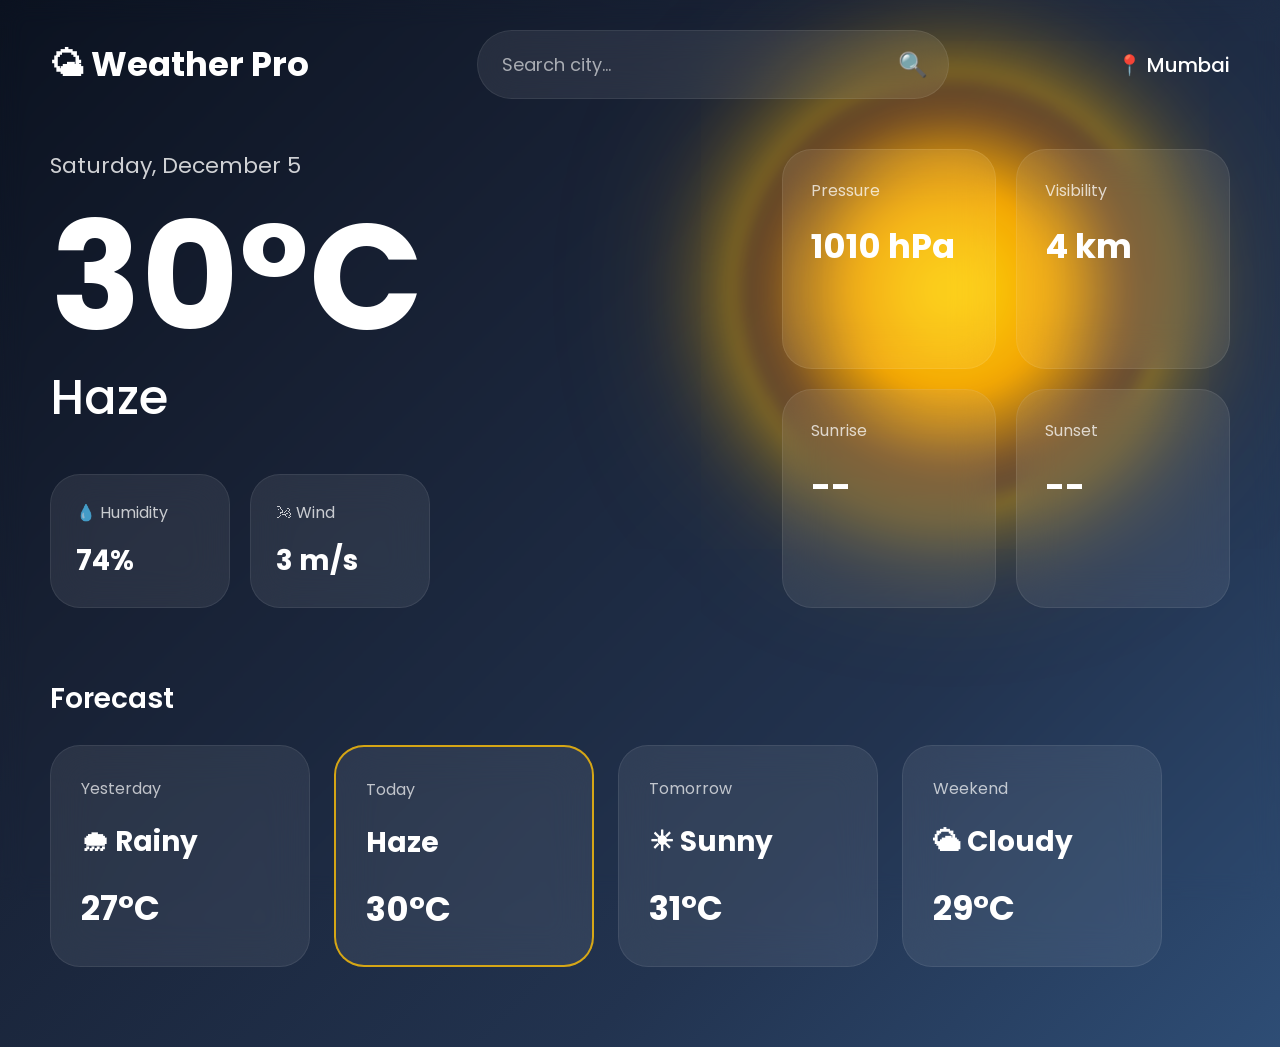
<file: index.html>
<!DOCTYPE html>
<html lang="en">

<head>
  <meta charset="UTF-8" />
  <meta name="viewport" content="width=device-width, initial-scale=1.0" />

  <title>Premium Weather App</title>

  <link rel="stylesheet" href="style.css" />

  <link rel="preconnect" href="https://fonts.googleapis.com">
  <link href="https://fonts.googleapis.com/css2?family=Poppins:wght@300;400;500;600;700&display=swap"
    rel="stylesheet">
</head>

<body>

  <!-- BACKGROUND -->
  <div class="background-overlay"></div>
  <div class="sun-glow"></div>

  <div class="app-container">

    <!-- TOP NAV -->
    <header class="top-bar">

      <div class="logo">
        🌤 Weather Pro
      </div>

      <div class="search-container">
        <input
          type="text"
          id="cityInput"
          placeholder="Search city..."
        />

        <button id="searchBtn">
          🔍
        </button>
      </div>

      <div class="city-display">
        📍 <span id="cityName">Mumbai</span>
      </div>

    </header>

    <!-- MAIN WEATHER -->
    <section class="hero-section">

      <!-- LEFT -->
      <div class="hero-left">

        <p class="today-date" id="todayDate">
          Thursday, 22 May
        </p>

        <h1 id="temperature">
          30°C
        </h1>

        <h2 id="weatherCondition">
          Haze
        </h2>

        <div class="weather-meta">

          <div class="meta-card">
            <span>💧 Humidity</span>
            <h3 id="humidity">
              74%
            </h3>
          </div>

          <div class="meta-card">
            <span>🌬 Wind</span>
            <h3 id="wind">
              3 m/s
            </h3>
          </div>

        </div>

      </div>

      <!-- RIGHT -->
      <div class="hero-right">

        <div class="glass-card">
          <p>Pressure</p>
          <h2 id="pressure">1010 hPa</h2>
        </div>

        <div class="glass-card">
          <p>Visibility</p>
          <h2 id="visibility">4 km</h2>
        </div>

        <div class="glass-card">
          <p>Sunrise</p>
          <h2 id="sunrise">--</h2>
        </div>

        <div class="glass-card">
          <p>Sunset</p>
          <h2 id="sunset">--</h2>
        </div>

      </div>

    </section>

    <!-- FORECAST -->
    <section class="forecast-wrapper">

      <div class="section-title">
        Forecast
      </div>

      <div class="forecast-scroll">

        <div class="forecast-card">
          <p>Yesterday</p>
          <h3>🌧 Rainy</h3>
          <span>27°C</span>
        </div>

        <div class="forecast-card active-card">
          <p>Today</p>
          <h3 id="todayCondition">
            Haze
          </h3>
          <span id="todayTemp">
            30°C
          </span>
        </div>

        <div class="forecast-card">
          <p>Tomorrow</p>
          <h3>☀ Sunny</h3>
          <span>31°C</span>
        </div>

        <div class="forecast-card">
          <p>Weekend</p>
          <h3>🌥 Cloudy</h3>
          <span>29°C</span>
        </div>

      </div>

    </section>

  </div>

  <script src="script.js"></script>

</body>

</html>
</file>
<file: style.css>
* {
  margin: 0;
  padding: 0;
  box-sizing: border-box;
  font-family: "Poppins", sans-serif;
}

body {
  min-height: 100vh;
  overflow-x: hidden;
  background:
    linear-gradient(
      135deg,
      #0b1220 0%,
      #172033 30%,
      #22334f 70%,
      #2e4d75 100%
    );
  color: white;
}

/* BACKGROUND */

.background-overlay {
  position: fixed;
  inset: 0;
  backdrop-filter: blur(12px);
  z-index: 0;
}

.sun-glow {
  position: fixed;
  width: 420px;
  height: 420px;
  border-radius: 50%;
  top: 80px;
  right: 120px;

  background:
    radial-gradient(
      circle,
      rgba(255, 214, 10, 1) 0%,
      rgba(255, 173, 0, 0.95) 35%,
      rgba(255, 140, 0, 0.4) 60%,
      rgba(255, 140, 0, 0) 100%
    );

  filter: blur(8px);
  box-shadow:
    0 0 100px rgba(255, 183, 0, 0.8),
    0 0 180px rgba(255, 183, 0, 0.4);

  animation: sunPulse 6s ease-in-out infinite;
  z-index: 1;
}

@keyframes sunPulse {
  0% {
    transform: scale(1);
  }

  50% {
    transform: scale(1.08);
  }

  100% {
    transform: scale(1);
  }
}

/* MAIN APP */

.app-container {
  position: relative;
  z-index: 5;
  padding: 30px 50px 60px;
  min-height: 100vh;
}

/* TOP BAR */

.top-bar {
  display: flex;
  justify-content: space-between;
  align-items: center;
  gap: 20px;
  margin-bottom: 50px;
}

.logo {
  font-size: 34px;
  font-weight: 700;
}

.city-display {
  font-size: 20px;
  font-weight: 500;
}

.search-container {
  width: 40%;
  display: flex;
  align-items: center;

  background: rgba(255,255,255,0.08);
  border: 1px solid rgba(255,255,255,0.08);

  backdrop-filter: blur(18px);
  border-radius: 999px;

  overflow: hidden;
}

.search-container input {
  flex: 1;
  border: none;
  outline: none;
  background: transparent;

  color: white;
  padding: 20px 24px;
  font-size: 18px;
}

.search-container input::placeholder {
  color: rgba(255,255,255,0.6);
}

.search-container button {
  border: none;
  background: transparent;
  cursor: pointer;
  color: white;

  width: 70px;
  font-size: 24px;

  transition: 0.3s;
}

.search-container button:hover {
  transform: scale(1.15);
}

/* HERO */

.hero-section {
  display: flex;
  justify-content: space-between;
  gap: 40px;
}

/* LEFT */

.hero-left {
  width: 50%;
}

.today-date {
  font-size: 22px;
  opacity: 0.8;
  margin-bottom: 20px;
}

#temperature {
  font-size: 150px;
  line-height: 1;
  font-weight: 700;
}

#weatherCondition {
  font-size: 48px;
  font-weight: 500;
  margin-top: 10px;
}

.weather-meta {
  display: flex;
  gap: 20px;
  margin-top: 40px;
}

.meta-card {
  min-width: 180px;

  background: rgba(255,255,255,0.08);
  border: 1px solid rgba(255,255,255,0.08);

  border-radius: 30px;
  backdrop-filter: blur(20px);

  padding: 25px;
}

.meta-card span {
  opacity: 0.75;
}

.meta-card h3 {
  margin-top: 15px;
  font-size: 28px;
}

/* RIGHT */

.hero-right {
  width: 38%;

  display: grid;
  grid-template-columns: repeat(2, 1fr);
  gap: 20px;
}

.glass-card {
  min-height: 180px;

  background: rgba(255,255,255,0.08);
  border: 1px solid rgba(255,255,255,0.08);

  border-radius: 30px;
  backdrop-filter: blur(20px);

  padding: 28px;

  transition: 0.3s ease;
}

.glass-card:hover {
  transform: translateY(-8px);
}

.glass-card p {
  opacity: 0.75;
  margin-bottom: 18px;
}

.glass-card h2 {
  font-size: 34px;
}

/* FORECAST */

.forecast-wrapper {
  margin-top: 70px;
}

.section-title {
  font-size: 28px;
  margin-bottom: 25px;
  font-weight: 600;
}

.forecast-scroll {
  display: flex;
  gap: 24px;

  overflow-x: auto;
  padding-bottom: 20px;

  scroll-behavior: smooth;
}

.forecast-scroll::-webkit-scrollbar {
  height: 10px;
}

.forecast-scroll::-webkit-scrollbar-thumb {
  background: rgba(255,255,255,0.2);
  border-radius: 20px;
}

.forecast-card {
  min-width: 260px;

  background: rgba(255,255,255,0.08);
  border: 1px solid rgba(255,255,255,0.08);

  border-radius: 30px;
  backdrop-filter: blur(20px);

  padding: 30px;

  transition: 0.3s;
}

.forecast-card:hover {
  transform: translateY(-10px);
}

.forecast-card p {
  opacity: 0.7;
}

.forecast-card h3 {
  font-size: 28px;
  margin: 20px 0;
}

.forecast-card span {
  font-size: 34px;
  font-weight: 700;
}

.active-card {
  border: 2px solid rgba(255, 193, 7, 0.8);
}

/* RESPONSIVE */

@media (max-width: 1100px) {

  .hero-section {
    flex-direction: column;
  }

  .hero-left,
  .hero-right {
    width: 100%;
  }

  .search-container {
    width: 100%;
  }

  .top-bar {
    flex-direction: column;
    align-items: stretch;
  }

  #temperature {
    font-size: 90px;
  }
}

@media (max-width: 768px) {

  .app-container {
    padding: 20px;
  }

  .weather-meta {
    flex-direction: column;
  }

  .hero-right {
    grid-template-columns: 1fr;
  }

  .sun-glow {
    width: 260px;
    height: 260px;
    right: -60px;
    top: 120px;
  }

  .logo {
    font-size: 28px;
  }
}
</file>
<file: Task4/style.css>
* {
  margin: 0;
  padding: 0;
  box-sizing: border-box;
  font-family: "Poppins", sans-serif;
}

body {
  min-height: 100vh;
  overflow-x: hidden;
  background:
    linear-gradient(
      135deg,
      #0b1220 0%,
      #172033 30%,
      #22334f 70%,
      #2e4d75 100%
    );
  color: white;
}

/* BACKGROUND */

.background-overlay {
  position: fixed;
  inset: 0;
  backdrop-filter: blur(12px);
  z-index: 0;
}

.sun-glow {
  position: fixed;
  width: 420px;
  height: 420px;
  border-radius: 50%;
  top: 80px;
  right: 120px;

  background:
    radial-gradient(
      circle,
      rgba(255, 214, 10, 1) 0%,
      rgba(255, 173, 0, 0.95) 35%,
      rgba(255, 140, 0, 0.4) 60%,
      rgba(255, 140, 0, 0) 100%
    );

  filter: blur(8px);
  box-shadow:
    0 0 100px rgba(255, 183, 0, 0.8),
    0 0 180px rgba(255, 183, 0, 0.4);

  animation: sunPulse 6s ease-in-out infinite;
  z-index: 1;
}

@keyframes sunPulse {
  0% {
    transform: scale(1);
  }

  50% {
    transform: scale(1.08);
  }

  100% {
    transform: scale(1);
  }
}

/* MAIN APP */

.app-container {
  position: relative;
  z-index: 5;
  padding: 30px 50px 60px;
  min-height: 100vh;
}

/* TOP BAR */

.top-bar {
  display: flex;
  justify-content: space-between;
  align-items: center;
  gap: 20px;
  margin-bottom: 50px;
}

.logo {
  font-size: 34px;
  font-weight: 700;
}

.city-display {
  font-size: 20px;
  font-weight: 500;
}

.search-container {
  width: 40%;
  display: flex;
  align-items: center;

  background: rgba(255,255,255,0.08);
  border: 1px solid rgba(255,255,255,0.08);

  backdrop-filter: blur(18px);
  border-radius: 999px;

  overflow: hidden;
}

.search-container input {
  flex: 1;
  border: none;
  outline: none;
  background: transparent;

  color: white;
  padding: 20px 24px;
  font-size: 18px;
}

.search-container input::placeholder {
  color: rgba(255,255,255,0.6);
}

.search-container button {
  border: none;
  background: transparent;
  cursor: pointer;
  color: white;

  width: 70px;
  font-size: 24px;

  transition: 0.3s;
}

.search-container button:hover {
  transform: scale(1.15);
}

/* HERO */

.hero-section {
  display: flex;
  justify-content: space-between;
  gap: 40px;
}

/* LEFT */

.hero-left {
  width: 50%;
}

.today-date {
  font-size: 22px;
  opacity: 0.8;
  margin-bottom: 20px;
}

#temperature {
  font-size: 150px;
  line-height: 1;
  font-weight: 700;
}

#weatherCondition {
  font-size: 48px;
  font-weight: 500;
  margin-top: 10px;
}

.weather-meta {
  display: flex;
  gap: 20px;
  margin-top: 40px;
}

.meta-card {
  min-width: 180px;

  background: rgba(255,255,255,0.08);
  border: 1px solid rgba(255,255,255,0.08);

  border-radius: 30px;
  backdrop-filter: blur(20px);

  padding: 25px;
}

.meta-card span {
  opacity: 0.75;
}

.meta-card h3 {
  margin-top: 15px;
  font-size: 28px;
}

/* RIGHT */

.hero-right {
  width: 38%;

  display: grid;
  grid-template-columns: repeat(2, 1fr);
  gap: 20px;
}

.glass-card {
  min-height: 180px;

  background: rgba(255,255,255,0.08);
  border: 1px solid rgba(255,255,255,0.08);

  border-radius: 30px;
  backdrop-filter: blur(20px);

  padding: 28px;

  transition: 0.3s ease;
}

.glass-card:hover {
  transform: translateY(-8px);
}

.glass-card p {
  opacity: 0.75;
  margin-bottom: 18px;
}

.glass-card h2 {
  font-size: 34px;
}

/* FORECAST */

.forecast-wrapper {
  margin-top: 70px;
}

.section-title {
  font-size: 28px;
  margin-bottom: 25px;
  font-weight: 600;
}

.forecast-scroll {
  display: flex;
  gap: 24px;

  overflow-x: auto;
  padding-bottom: 20px;

  scroll-behavior: smooth;
}

.forecast-scroll::-webkit-scrollbar {
  height: 10px;
}

.forecast-scroll::-webkit-scrollbar-thumb {
  background: rgba(255,255,255,0.2);
  border-radius: 20px;
}

.forecast-card {
  min-width: 260px;

  background: rgba(255,255,255,0.08);
  border: 1px solid rgba(255,255,255,0.08);

  border-radius: 30px;
  backdrop-filter: blur(20px);

  padding: 30px;

  transition: 0.3s;
}

.forecast-card:hover {
  transform: translateY(-10px);
}

.forecast-card p {
  opacity: 0.7;
}

.forecast-card h3 {
  font-size: 28px;
  margin: 20px 0;
}

.forecast-card span {
  font-size: 34px;
  font-weight: 700;
}

.active-card {
  border: 2px solid rgba(255, 193, 7, 0.8);
}

/* RESPONSIVE */

@media (max-width: 1100px) {

  .hero-section {
    flex-direction: column;
  }

  .hero-left,
  .hero-right {
    width: 100%;
  }

  .search-container {
    width: 100%;
  }

  .top-bar {
    flex-direction: column;
    align-items: stretch;
  }

  #temperature {
    font-size: 90px;
  }
}

@media (max-width: 768px) {

  .app-container {
    padding: 20px;
  }

  .weather-meta {
    flex-direction: column;
  }

  .hero-right {
    grid-template-columns: 1fr;
  }

  .sun-glow {
    width: 260px;
    height: 260px;
    right: -60px;
    top: 120px;
  }

  .logo {
    font-size: 28px;
  }
}
</file>
